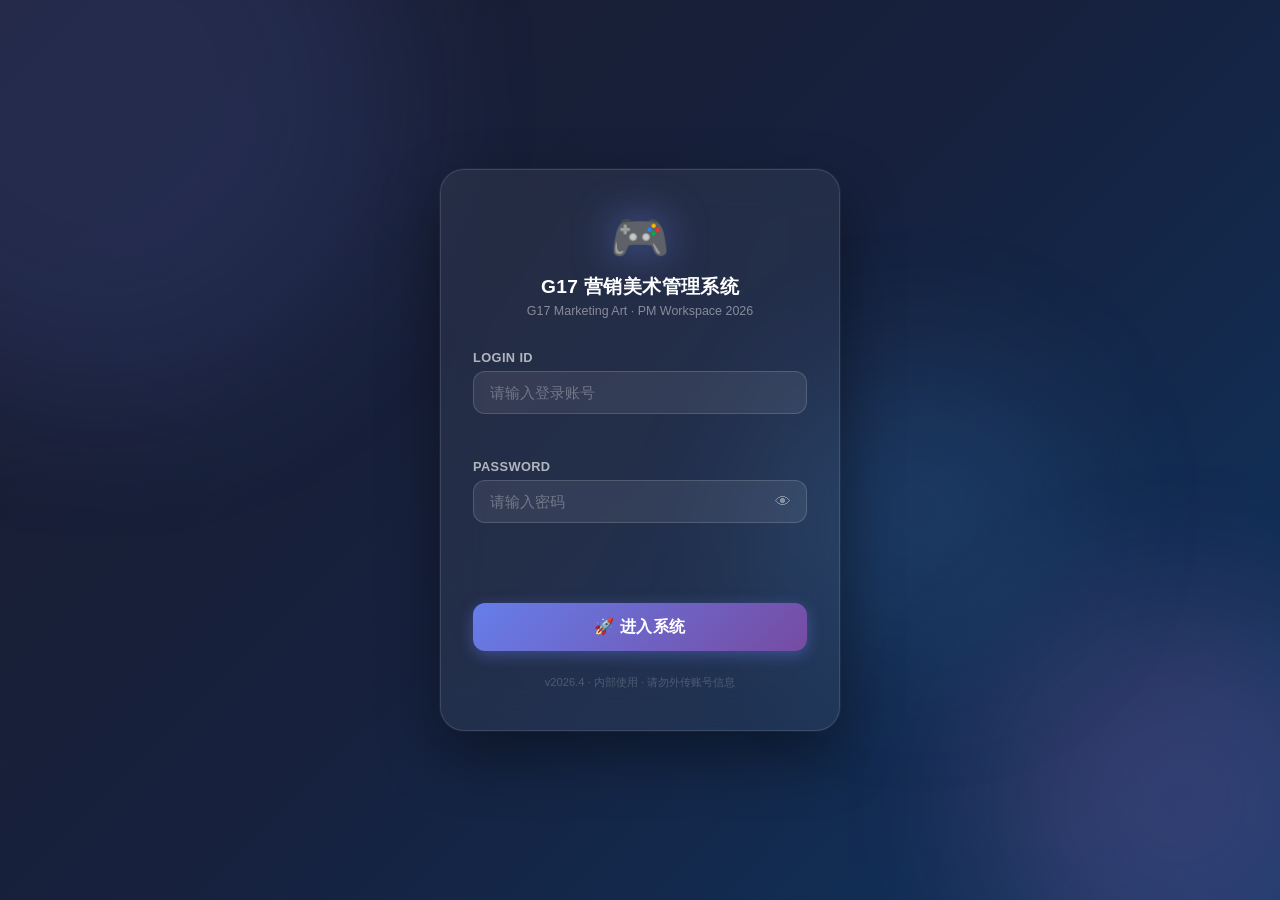
<file: index.html>
<!DOCTYPE html>
<html lang="zh-CN">
<head>
  <meta charset="UTF-8">
  <meta name="viewport" content="width=device-width, initial-scale=1.0">
  <title>数据概览 · 大话西游素材管理系统</title>
  <link rel="stylesheet" href="css/style.css">
  <script src="js/auth.js"></script>
</head>
<body>
<script>Auth.guard();</script>

<header class="header">
  <div class="header-inner">
    <a class="logo" href="index.html">🎮 大话西游素材管理 <span class="year-badge">2026</span></a>
    <div class="header-actions">
      <span id="autoSaveIndicator" style="font-size:0.72rem;color:var(--gray-400);opacity:0.5;transition:opacity 0.5s;white-space:nowrap"></span>
      <button class="header-btn" onclick="AutoSave.openPanel()">🕘 历史版本</button>
      <button class="header-btn" onclick="AutoSave.saveManual()">📌 手动保存</button>
      <span id="autoSyncStatus" style="font-size:0.7rem;white-space:nowrap;color:var(--gray-400)"></span>
      <button class="header-btn" id="autoSyncBtn" onclick="GitHubSync._autoTimer?GitHubSync.stopAutoSync():GitHubSync.startAutoSync()" style="font-size:0.72rem">▶ 自动同步</button>
      <div class="sync-status"><div class="sync-dot" id="syncDot"></div><span id="syncText">加载中...</span></div><span id="lanClientCount" style="font-size:0.68rem;color:#10b981;padding:0 0.25rem"></span>
      <button class="header-btn" onclick="GitHubSync.push()">⬆️ 推送</button>
      <button class="header-btn" onclick="GitHubSync.pull()">⬇️ 拉取</button>
      <button class="header-btn" onclick="GitHubSync.configure()">⚙️ 配置</button>
      <button class="header-btn" onclick="DataManager.exportJSON()">📤 导出</button>
      <button class="header-btn" onclick="document.getElementById('importInput').click()">📥 导入</button>
      <input type="file" id="importInput" accept=".json" style="display:none" onchange="handleImport(this)">
      <button class="header-btn" style="background:rgba(239,68,68,0.12);color:#ef4444;border-color:rgba(239,68,68,0.3)"
        onclick="if(confirm('将清除现有数据，重置为 2026 版本规划数据？')){DataManager.clearAndSeed();DataManager.save();renderCurrentPage();}">
        🔄 重置规划数据
      </button>
      <span id="headerUser" style="font-size:0.75rem;color:var(--gray-500);padding:0 0.25rem"></span>
      <button class="header-btn" style="background:rgba(239,68,68,0.08);color:#ef4444;border-color:rgba(239,68,68,0.25)" onclick="Auth.logout()">🚪 退出</button>
    </div>
  </div>
</header>

<div class="layout">
  <aside class="sidebar">
    <div class="sidebar-nav">
      <span class="sidebar-section-title">主菜单</span>
      <a class="nav-item active" href="index.html"><span class="nav-icon">📊</span> 数据概览</a>
      <a class="nav-item" href="versions.html"><span class="nav-icon">📦</span> 版本管理</a>
      <a class="nav-item" href="materials.html"><span class="nav-icon">🎨</span> 素材管理</a>
      <a class="nav-item" href="kanban.html"><span class="nav-icon">🗂️</span> 看板视图</a>
      <a class="nav-item" href="reports.html"><span class="nav-icon">📈</span> 统计报表</a>
    </div>
  </aside>

  <main class="main">

    <!-- ① 时间窗口控制器 -->
    <div class="period-control-bar">
      <div class="period-left">
        <span class="period-today-badge" id="todayBadge"></span>
        <div class="period-quick-btns">
          <button class="gtb-btn active" id="periodBtnDefault" onclick="setPeriod('default')">默认（前7天后1月）</button>
          <button class="gtb-btn" onclick="setPeriod('2m')">前后2月</button>
          <button class="gtb-btn" onclick="setPeriod('month')">本月</button>
          <button class="gtb-btn" onclick="setPeriod('quarter')">本季度</button>
          <button class="gtb-btn" onclick="setPeriod('year')">全年</button>
        </div>
        <span style="font-size:0.78rem;color:var(--gray-500)">自定义：</span>
        <input type="date" class="form-control" id="pFrom" style="max-width:145px" onchange="renderCurrentPage()">
        <span style="color:var(--gray-400);font-size:0.8rem">至</span>
        <input type="date" class="form-control" id="pTo"   style="max-width:145px" onchange="renderCurrentPage()">
      </div>
      <div>
        <a href="reports.html" class="btn btn-ghost btn-sm">📈 统计报表 →</a>
      </div>
    </div>

    <!-- ② 本期摘要卡片 -->
    <div class="stats-grid" id="periodStats"></div>

    <!-- ③ 本期版本上线时间轴 -->
    <div class="chart-card" style="margin-top:0.75rem">
      <div class="chart-card-head">
        <span class="chart-title" style="margin-bottom:0">📅 本期版本排期甘特图</span>
        <span style="font-size:0.72rem;color:var(--gray-400)">三色段 = 前策期/制作期/执行期 · ♦ = 里程碑节点 · 拖拽 ▐ 调整上线日</span>
      </div>
      <div id="ganttContainer" style="margin-top:0.5rem"></div>
    </div>

    <!-- ④ 两栏：近期里程碑 + 待处理素材 -->
    <div class="two-col-grid" style="margin-top:0.75rem">
      <!-- 近期里程碑 -->
      <div class="chart-card">
        <div class="chart-card-head">
          <span class="chart-title" style="margin-bottom:0">🚩 近期里程碑（14天内）</span>
          <span style="font-size:0.72rem;color:var(--gray-400)" id="milestoneCount"></span>
        </div>
        <div id="milestoneList" style="margin-top:0.75rem"></div>
      </div>
      <!-- 待处理素材 -->
      <div class="chart-card">
        <div class="chart-card-head">
          <span class="chart-title" style="margin-bottom:0">⚠️ 即将到期（7天内）</span>
          <a href="materials.html" style="font-size:0.78rem;color:var(--primary)">查看全部 →</a>
        </div>
        <div id="upcomingList" style="margin-top:0.75rem"></div>
      </div>
    </div>

    <!-- ⑤ 本期版本进度列表 -->
    <div class="chart-card" style="margin-top:0.75rem">
      <div class="chart-card-head">
        <span class="chart-title" style="margin-bottom:0">🚀 本期版本进度</span>
        <a href="versions.html" style="font-size:0.78rem;color:var(--primary)">版本管理 →</a>
      </div>
      <div id="periodVersionList" style="margin-top:0.75rem"></div>
    </div>

  </main>
</div>

<div id="toast-container"></div>

<script src="js/utils.js"></script>
<script src="js/data.js"></script>
<script src="js/autosave.js"></script>
<script src="js/modals.js"></script>
<script src="js/gantt.js"></script>
<script src="js/github-sync.js"></script>
<script src="js/lan-sync.js"></script>
<script>
// ── 时间窗口设置
function setPeriod(mode) {
  const t = new Date();
  let from, to;
  if (mode === 'default') {
    // 今天前7天 ~ 后1个月
    from = new Date(t.getTime() - 7 * 86400000);
    to   = new Date(t.getFullYear(), t.getMonth()+1, t.getDate()); // +1 个月
  } else if (mode === '2m') {
    from = new Date(t.getFullYear(), t.getMonth()-2, 1);
    to   = new Date(t.getFullYear(), t.getMonth()+3, 0);
  } else if (mode === 'month') {
    from = new Date(t.getFullYear(), t.getMonth(), 1);
    to   = new Date(t.getFullYear(), t.getMonth()+1, 0);
  } else if (mode === 'quarter') {
    const q = Math.floor(t.getMonth()/3);
    from = new Date(t.getFullYear(), q*3, 1);
    to   = new Date(t.getFullYear(), q*3+3, 0);
  } else {
    from = new Date(t.getFullYear(), 0, 1);
    to   = new Date(t.getFullYear(), 11, 31);
  }
  document.getElementById('pFrom').value = from.toISOString().slice(0,10);
  document.getElementById('pTo').value   = to.toISOString().slice(0,10);
  // 高亮当前激活按钮
  document.querySelectorAll('.period-quick-btns .gtb-btn').forEach(b => b.classList.remove('active'));
  const modeMap = { default:'periodBtnDefault' };
  if (modeMap[mode]) document.getElementById(modeMap[mode])?.classList.add('active');
  renderCurrentPage();
}

function getPeriod() {
  return {
    from: document.getElementById('pFrom').value,
    to:   document.getElementById('pTo').value
  };
}

function inPeriod(dateStr, from, to) {
  if (!dateStr) return false;
  return dateStr >= from && dateStr <= to;
}

// ── 主渲染
function renderCurrentPage() {
  const { from, to } = getPeriod();

  // 今日标识
  const today = new Date();
  document.getElementById('todayBadge').innerHTML =
    `📅 <strong>今日</strong> ${today.toLocaleDateString('zh-CN',{year:'numeric',month:'2-digit',day:'2-digit'})}
     <span style="color:var(--gray-400);margin-left:0.5rem;font-weight:400">窗口：${from} ~ ${to}</span>`;

  // 本期版本（上线日在时间窗口内，或进行中版本）
  const periodVersions = DataManager.versions.filter(v =>
    inPeriod(v.launchDate, from, to) ||
    (v.status === 'in-progress' && (!v.launchDate || v.launchDate >= from))
  );
  const allMats = DataManager.materials;
  const periodMats = allMats.filter(m => periodVersions.some(v => v.id === m.versionId));

  // ── ② 摘要卡片
  const inProgress   = periodVersions.filter(v => v.status === 'in-progress').length;
  const planning     = periodVersions.filter(v => v.status === 'planning').length;
  const done         = periodVersions.filter(v => v.status === 'done').length;
  const matDone      = periodMats.filter(m => m.status === 'done').length;
  const matReview    = periodMats.filter(m => m.status === 'review').length;
  const matInP       = periodMats.filter(m => m.status === 'in-progress').length;
  const now          = Date.now();
  const overdueCount = periodMats.filter(m => m.dueDate && m.status !== 'done' && new Date(m.dueDate) < now).length;

  document.getElementById('periodStats').innerHTML = `
    <div class="stat-card stat-clickable" onclick="location.href='versions.html'" style="border-left-color:#667eea">
      <div class="stat-label">本期版本</div>
      <div class="stat-value">${periodVersions.length}</div>
      <div class="stat-sub">S:${periodVersions.filter(v=>v.rank==='S').length} A:${periodVersions.filter(v=>v.rank==='A').length} B:${periodVersions.filter(v=>v.rank==='B').length}</div>
    </div>
    <div class="stat-card stat-clickable orange" onclick="location.href='kanban.html?status=in-progress'">
      <div class="stat-label">进行中版本</div>
      <div class="stat-value">${inProgress}</div>
      <div class="stat-sub">计划中 ${planning} · 已完成 ${done}</div>
    </div>
    <div class="stat-card stat-clickable" onclick="location.href='materials.html'" style="border-left-color:#8b5cf6">
      <div class="stat-label">本期素材</div>
      <div class="stat-value">${periodMats.length}</div>
      <div class="stat-sub">完成率 ${periodMats.length?Math.round(matDone/periodMats.length*100):0}%</div>
    </div>
    <div class="stat-card stat-clickable" style="border-left-color:var(--success)" onclick="location.href='materials.html?status=done'">
      <div class="stat-label">已完成素材</div>
      <div class="stat-value">${matDone}</div>
      <div class="stat-sub">→ 素材管理</div>
    </div>
    <div class="stat-card stat-clickable" style="border-left-color:var(--info)" onclick="location.href='kanban.html?status=review'">
      <div class="stat-label">待审核素材</div>
      <div class="stat-value">${matReview}</div>
      <div class="stat-sub">进行中 ${matInP}</div>
    </div>
    <div class="stat-card stat-clickable" style="border-left-color:var(--danger)" onclick="location.href='materials.html'">
      <div class="stat-label">逾期素材</div>
      <div class="stat-value" style="color:${overdueCount>0?'var(--danger)':'inherit'}">${overdueCount}</div>
      <div class="stat-sub">${overdueCount>0?'⚠️ 需要关注':'✅ 无逾期'}</div>
    </div>`;

  // ── ③ 甘特图（同步时间范围，每次重渲染时重置筛选状态）
  const ganttContainer = document.getElementById('ganttContainer');
  ganttContainer.innerHTML = '';
  Gantt.render(ganttContainer, { rangeStart: from, rangeEnd: to, resetFilters: true });

  // ── ④a 近期里程碑（14天内）
  const milestones = [];
  const deadline14 = new Date(now + 14*86400000);
  periodVersions.forEach(v => {
    if (!v.launchDate || !v.rank) return;
    try {
      const s = calcVersionSchedule(v.launchDate, v.rank);
      s.milestones.forEach(m => {
        if (m.date >= today && m.date <= deadline14) {
          milestones.push({ ...m, versionName: v.name, versionId: v.id, versionRank: v.rank });
        }
      });
    } catch(e) {}
  });
  milestones.sort((a,b) => a.date - b.date);
  document.getElementById('milestoneCount').textContent = milestones.length ? `${milestones.length} 个` : '';
  document.getElementById('milestoneList').innerHTML = milestones.length
    ? milestones.map(m => `
      <div class="milestone-row" onclick="Modal.openVersionDetail('${m.versionId}')">
        <div class="ms-diamond-sm" style="background:${m.color}"></div>
        <div class="ms-row-body">
          <div class="ms-name" style="color:${m.color}">${m.icon} ${m.name}</div>
          <div class="ms-version">${m.versionName}</div>
        </div>
        <div class="ms-date">
          <span style="font-weight:700;color:${m.color}">${Gantt._fmtD(m.date)}</span>
          <span class="ms-countdown">${Math.ceil((m.date-now)/86400000)}天后</span>
        </div>
      </div>`).join('')
    : '<div class="empty-state" style="padding:1.5rem 0">🎉 近14天内无里程碑节点</div>';

  // ── ④b 即将到期素材（7天内）
  const deadline7 = new Date(now + 7*86400000);
  const soonMats  = periodMats.filter(m => m.dueDate && m.status !== 'done' && new Date(m.dueDate) >= today && new Date(m.dueDate) <= deadline7)
    .sort((a,b) => new Date(a.dueDate)-new Date(b.dueDate));
  document.getElementById('upcomingList').innerHTML = soonMats.length
    ? soonMats.map(m => {
        const v = DataManager.getVersion(m.versionId);
        const days = Math.ceil((new Date(m.dueDate)-now)/86400000);
        return `<div class="upcoming-row" onclick="Modal.openMaterialDetail('${m.id}')">
          <div>${Utils.typeIcon(m.type)} <span style="font-weight:600">${m.name}</span></div>
          <div style="font-size:0.72rem;color:var(--gray-500)">${v?v.name:'-'} · ${m.assignee||'未分配'}</div>
          <div style="white-space:nowrap">
            <span class="badge ${Utils.statusClass(m.status)}">${Utils.statusLabel(m.status)}</span>
            <span style="margin-left:0.35rem;color:var(--warning);font-size:0.72rem;font-weight:700">${days}天后</span>
          </div>
        </div>`;
      }).join('')
    : '<div class="empty-state" style="padding:1.5rem 0">🎉 7天内无到期素材</div>';

  // ── ⑤ 本期版本进度
  document.getElementById('periodVersionList').innerHTML = periodVersions.length
    ? periodVersions.sort((a,b) => new Date(a.launchDate||'9999')-new Date(b.launchDate||'9999')).map(v => {
        const mats  = DataManager.getMaterialsByVersion(v.id);
        const vDone = mats.filter(m => m.status === 'done').length;
        const rankClr = v.rank==='S' ? '#667eea' : v.rank==='A' ? '#f59e0b' : '#6b7280';
        return `
        <div class="version-progress-row" onclick="Modal.openVersionDetail('${v.id}')">
          <div class="vpr-left">
            <span class="badge rank-${(v.rank||'b').toLowerCase()}" style="font-size:0.65rem;flex-shrink:0">${v.rank||'?'}</span>
            <span class="vpr-name">${v.name}</span>
            <span class="badge ${Utils.statusClass(v.status)}" style="font-size:0.65rem;flex-shrink:0">${Utils.statusLabel(v.status)}</span>
          </div>
          <div class="vpr-right">
            <span style="font-size:0.72rem;color:var(--gray-500)">${vDone}/${mats.length}</span>
            <span style="color:${rankClr};font-weight:700;font-size:0.8rem;min-width:35px;text-align:right">${v.progress||0}%</span>
            <span style="font-size:0.72rem;color:var(--gray-400);min-width:70px;text-align:right">${v.launchDate||'未定'}</span>
          </div>
          <div class="vpr-bar-wrap">
            <div class="progress-bar" style="height:5px;flex:1">
              <div class="progress-fill" style="width:${v.progress||0}%;background:${rankClr}"></div>
            </div>
            <button class="gantt-action-btn" onclick="event.stopPropagation();Gantt.openProgressEditor('${v.id}')" title="编辑进度">📊</button>
          </div>
        </div>`;
      }).join('')
    : '<div class="empty-state" style="padding:1.5rem">本期内无版本数据</div>';
}

function handleImport(input) {
  const file = input.files[0];
  if (!file) return;
  const reader = new FileReader();
  reader.onload = e => {
    try { DataManager.importJSON(e.target.result); Utils.toast('导入成功', 'success'); renderCurrentPage(); }
    catch(_) { Utils.toast('文件格式错误', 'error'); }
  };
  reader.readAsText(file);
  input.value = '';
}

// 初始化
DataManager.init();
// 显示登录用户
const _user = Auth.currentUser();
const _userEl = document.getElementById('headerUser');
if (_userEl && _user) _userEl.textContent = `👤 ${_user}`;
// 启动自动保存
AutoSave.start();
// 设置默认时间窗口：今天前7天 ~ 后1个月
setPeriod('default');
GitHubSync.init();
LanSync.init();
Utils.highlightNav();
</script>
</body>
</html>
</file>
<file: css/style.css>
*{margin:0;padding:0;box-sizing:border-box;}
:root{
  --primary:#667eea;--primary-dark:#5568d3;--secondary:#764ba2;
  --success:#10b981;--danger:#ef4444;--warning:#f59e0b;--info:#3b82f6;
  --gray-50:#f9fafb;--gray-100:#f3f4f6;--gray-200:#e5e7eb;
  --gray-300:#d1d5db;--gray-500:#6b7280;--gray-600:#4b5563;
  --gray-700:#374151;--gray-900:#111827;
}
body{
  font-family:-apple-system,BlinkMacSystemFont,"Segoe UI",Roboto,"PingFang SC","Microsoft YaHei",sans-serif;
  background:var(--gray-50);color:var(--gray-900);min-height:100vh;
}

/* ===== 顶部导航 ===== */
.header{
  background:linear-gradient(135deg,var(--primary) 0%,var(--secondary) 100%);
  color:white;padding:0.875rem 1.5rem;
  position:sticky;top:0;z-index:1000;
  box-shadow:0 2px 8px rgba(0,0,0,0.15);
}
.header-inner{
  max-width:1600px;margin:0 auto;
  display:flex;justify-content:space-between;align-items:center;gap:1rem;
  flex-wrap:wrap;
}
.logo{font-size:1.25rem;font-weight:700;display:flex;align-items:center;gap:0.5rem;text-decoration:none;color:white;}
.year-badge{
  background:rgba(255,255,255,0.2);padding:0.2rem 0.6rem;
  border-radius:1rem;font-size:0.75rem;border:1px solid rgba(255,255,255,0.3);
}
.header-actions{display:flex;align-items:center;gap:0.5rem;flex-wrap:wrap;}
.header-btn{
  background:rgba(255,255,255,0.2);color:white;
  border:1px solid rgba(255,255,255,0.3);padding:0.4rem 0.875rem;
  border-radius:0.5rem;cursor:pointer;font-size:0.8rem;transition:all 0.2s;
}
.header-btn:hover{background:rgba(255,255,255,0.35);}
.sync-status{
  display:flex;align-items:center;gap:0.4rem;
  background:rgba(255,255,255,0.15);padding:0.4rem 0.875rem;
  border-radius:0.5rem;font-size:0.78rem;border:1px solid rgba(255,255,255,0.25);
}
.sync-dot{
  width:7px;height:7px;border-radius:50%;
  background:var(--success);animation:pulse 2s infinite;
}
.sync-dot.syncing{background:var(--warning);}
.sync-dot.error{background:var(--danger);animation:none;}
@keyframes pulse{0%,100%{opacity:1}50%{opacity:0.4}}

/* ===== 侧边导航 ===== */
.layout{display:flex;min-height:calc(100vh - 56px);}
.sidebar{
  width:220px;flex-shrink:0;background:white;
  border-right:1px solid var(--gray-200);padding:1rem 0;
  position:sticky;top:56px;height:calc(100vh - 56px);overflow-y:auto;
}
.sidebar-nav{display:flex;flex-direction:column;gap:0.2rem;padding:0 0.75rem;}
.nav-item{
  display:flex;align-items:center;gap:0.6rem;
  padding:0.6rem 0.875rem;border-radius:0.5rem;
  font-size:0.875rem;color:var(--gray-600);text-decoration:none;
  transition:all 0.2s;cursor:pointer;border:none;background:transparent;
  width:100%;text-align:left;font-family:inherit;
}
.nav-item:hover{background:var(--gray-100);color:var(--primary);}
.nav-item.active{background:var(--primary);color:white;font-weight:600;}
.nav-icon{font-size:1.1rem;width:20px;text-align:center;}
.sidebar-section-title{
  font-size:0.7rem;font-weight:700;color:var(--gray-500);
  text-transform:uppercase;letter-spacing:0.08em;
  padding:0.75rem 0.875rem 0.25rem;
}

/* ===== 主内容 ===== */
.main{flex:1;padding:1.5rem;max-width:100%;overflow-x:hidden;}
.page-header{margin-bottom:1.5rem;}
.page-title{font-size:1.625rem;font-weight:700;color:var(--gray-900);}
.page-desc{font-size:0.875rem;color:var(--gray-500);margin-top:0.25rem;}

/* ===== 工具栏 ===== */
.toolbar{
  background:white;border-radius:0.75rem;padding:0.875rem 1rem;
  margin-bottom:1.25rem;display:flex;flex-wrap:wrap;gap:0.75rem;
  box-shadow:0 1px 3px rgba(0,0,0,0.08);align-items:center;
}
.toolbar-spacer{flex:1;}

/* ===== 按钮 ===== */
.btn{
  background:var(--primary);color:white;border:none;
  padding:0.5rem 1rem;border-radius:0.5rem;cursor:pointer;
  font-size:0.875rem;font-weight:500;transition:all 0.2s;
  display:inline-flex;align-items:center;gap:0.35rem;font-family:inherit;
}
.btn:hover{background:var(--primary-dark);transform:translateY(-1px);}
.btn-success{background:var(--success);}
.btn-success:hover{background:#059669;}
.btn-danger{background:var(--danger);}
.btn-danger:hover{background:#dc2626;}
.btn-ghost{background:transparent;color:var(--gray-600);border:1px solid var(--gray-300);}
.btn-ghost:hover{background:var(--gray-100);transform:none;}
.btn-sm{padding:0.3rem 0.6rem;font-size:0.78rem;}
.btn-icon{
  background:transparent;border:none;cursor:pointer;
  padding:0.3rem;border-radius:0.375rem;font-size:1rem;
  transition:background 0.2s;color:var(--gray-600);
}
.btn-icon:hover{background:var(--gray-100);}
.view-toggle{display:flex;gap:0;background:var(--gray-100);padding:0.2rem;border-radius:0.5rem;}
.view-btn{
  background:transparent;border:none;padding:0.4rem 0.6rem;
  border-radius:0.375rem;cursor:pointer;font-size:0.9rem;transition:all 0.2s;
}
.view-btn.active{background:white;box-shadow:0 1px 2px rgba(0,0,0,0.1);}

/* ===== 表单控件 ===== */
select,.form-control,input[type="text"],input[type="date"],input[type="number"]{
  padding:0.45rem 0.75rem;border:1px solid var(--gray-300);
  border-radius:0.5rem;font-size:0.875rem;background:white;outline:none;
  font-family:inherit;transition:border-color 0.2s;
}
select:focus,.form-control:focus,input[type="text"]:focus,
input[type="date"]:focus,input[type="number"]:focus{
  border-color:var(--primary);box-shadow:0 0 0 2px rgba(102,126,234,0.15);
}
textarea.form-control{min-height:80px;resize:vertical;}

/* ===== 统计卡片 ===== */
.stats-grid{
  display:grid;grid-template-columns:repeat(auto-fit,minmax(160px,1fr));
  gap:1rem;margin-bottom:1.5rem;
}
.stat-card{
  background:white;border-radius:0.75rem;padding:1.25rem;
  box-shadow:0 1px 3px rgba(0,0,0,0.08);cursor:pointer;transition:all 0.25s;
  border-left:4px solid var(--primary);
}
.stat-card:hover{transform:translateY(-3px);box-shadow:0 4px 12px rgba(0,0,0,0.12);}
.stat-card.green{border-left-color:var(--success);}
.stat-card.orange{border-left-color:var(--warning);}
.stat-card.red{border-left-color:var(--danger);}
.stat-label{font-size:0.8rem;color:var(--gray-500);margin-bottom:0.4rem;}
.stat-value{font-size:2rem;font-weight:700;color:var(--gray-900);}
.stat-sub{font-size:0.75rem;color:var(--gray-500);margin-top:0.2rem;}

/* ===== 版本卡片 ===== */
.versions-grid{
  display:grid;grid-template-columns:repeat(auto-fill,minmax(300px,1fr));gap:1rem;
}
.version-card{
  background:white;border-radius:0.75rem;padding:1.25rem;
  box-shadow:0 1px 3px rgba(0,0,0,0.08);cursor:pointer;transition:all 0.25s;
  border-top:3px solid var(--gray-200);
}
.version-card:hover{transform:translateY(-3px);box-shadow:0 6px 16px rgba(0,0,0,0.12);}
.version-card.rank-s{border-top-color:var(--danger);}
.version-card.rank-a{border-top-color:var(--warning);}
.version-card.rank-b{border-top-color:var(--success);}
.version-card-header{display:flex;justify-content:space-between;align-items:flex-start;margin-bottom:0.75rem;}
.version-card-title{font-size:1rem;font-weight:700;color:var(--gray-900);}
.version-card-info{display:flex;flex-direction:column;gap:0.3rem;font-size:0.8rem;color:var(--gray-600);margin-bottom:1rem;}
.version-card-stats{
  display:grid;grid-template-columns:repeat(3,1fr);gap:0.5rem;
  padding-top:0.75rem;border-top:1px solid var(--gray-100);text-align:center;
}
.stat-num{font-size:1.25rem;font-weight:700;color:var(--gray-900);}
.stat-tag{font-size:0.7rem;color:var(--gray-500);margin-top:0.1rem;}
.progress-bar{background:var(--gray-200);border-radius:1rem;height:6px;overflow:hidden;margin-top:0.5rem;}
.progress-fill{height:100%;background:linear-gradient(90deg,var(--primary),var(--secondary));border-radius:1rem;transition:width 0.5s;}

/* ===== 徽章 ===== */
.badge{padding:0.2rem 0.55rem;border-radius:1rem;font-size:0.72rem;font-weight:600;}
.rank-s{background:rgba(239,68,68,0.1);color:var(--danger);}
.rank-a{background:rgba(245,158,11,0.1);color:var(--warning);}
.rank-b{background:rgba(16,185,129,0.1);color:var(--success);}
.status-todo{background:var(--gray-100);color:var(--gray-600);}
.status-in-progress{background:rgba(245,158,11,0.1);color:var(--warning);}
.status-review{background:rgba(59,130,246,0.1);color:var(--info);}
.status-done{background:rgba(16,185,129,0.1);color:var(--success);}
.status-planning{background:rgba(102,126,234,0.1);color:var(--primary);}
.priority-high{background:rgba(239,68,68,0.1);color:var(--danger);}
.priority-medium{background:rgba(245,158,11,0.1);color:var(--warning);}
.priority-low{background:rgba(107,114,128,0.1);color:var(--gray-500);}

/* ===== 素材卡片 ===== */
.materials-grid{
  display:grid;grid-template-columns:repeat(auto-fill,minmax(200px,1fr));gap:1rem;
}
.material-card{
  background:white;border-radius:0.75rem;padding:1rem;
  box-shadow:0 1px 3px rgba(0,0,0,0.08);cursor:pointer;transition:all 0.25s;
  position:relative;
}
.material-card:hover{transform:translateY(-2px);box-shadow:0 4px 12px rgba(0,0,0,0.12);}
.material-thumb{font-size:2.5rem;text-align:center;padding:0.5rem 0;}
.material-name{font-weight:600;font-size:0.875rem;margin-bottom:0.5rem;color:var(--gray-900);}
.material-meta{font-size:0.75rem;color:var(--gray-600);display:flex;flex-direction:column;gap:0.25rem;}

/* ===== 表格 ===== */
.table-wrap{overflow-x:auto;border-radius:0.75rem;box-shadow:0 1px 3px rgba(0,0,0,0.08);}
table{width:100%;border-collapse:collapse;font-size:0.875rem;background:white;}
thead{background:var(--gray-50);}
th{padding:0.75rem 1rem;text-align:left;font-weight:600;color:var(--gray-700);border-bottom:1px solid var(--gray-200);white-space:nowrap;}
td{padding:0.7rem 1rem;border-bottom:1px solid var(--gray-100);}
tr:last-child td{border-bottom:none;}
tbody tr:hover{background:var(--gray-50);}

/* ===== 看板 ===== */
.kanban-board{display:grid;grid-template-columns:repeat(4,1fr);gap:1rem;}
.kanban-col{background:var(--gray-100);border-radius:0.75rem;padding:0.875rem;}
.kanban-col-header{display:flex;justify-content:space-between;align-items:center;font-weight:700;font-size:0.875rem;color:var(--gray-700);margin-bottom:0.75rem;}
.kanban-count{background:white;padding:0.1rem 0.45rem;border-radius:1rem;font-size:0.72rem;}
.kanban-card{background:white;border-radius:0.5rem;padding:0.75rem;margin-bottom:0.5rem;cursor:pointer;box-shadow:0 1px 2px rgba(0,0,0,0.07);transition:all 0.2s;}
.kanban-card:hover{box-shadow:0 3px 8px rgba(0,0,0,0.12);transform:translateY(-1px);}
.kanban-card-title{font-weight:600;font-size:0.825rem;margin-bottom:0.35rem;}
.kanban-card-meta{font-size:0.72rem;color:var(--gray-500);}

/* ===== 模态框 ===== */
.modal-overlay{
  display:none;position:fixed;top:0;left:0;width:100%;height:100%;
  background:rgba(0,0,0,0.5);z-index:2000;
  justify-content:center;align-items:flex-start;padding:1.5rem;overflow-y:auto;
}
.modal-overlay.active{display:flex;animation:fadeIn 0.2s;}
@keyframes fadeIn{from{opacity:0}to{opacity:1}}
.modal-box{
  background:white;border-radius:1rem;width:100%;max-width:820px;
  max-height:90vh;overflow-y:auto;box-shadow:0 20px 40px rgba(0,0,0,0.2);
  margin-top:1rem;animation:slideUp 0.25s;
}
.modal-box.wide{max-width:1100px;}
@keyframes slideUp{from{transform:translateY(20px);opacity:0}to{transform:translateY(0);opacity:1}}
.modal-head{
  padding:1.25rem 1.5rem;border-bottom:1px solid var(--gray-200);
  display:flex;justify-content:space-between;align-items:center;
  position:sticky;top:0;background:white;border-radius:1rem 1rem 0 0;z-index:1;
}
.modal-head h2{font-size:1.25rem;font-weight:700;}
.modal-close{
  background:var(--gray-100);border:none;width:30px;height:30px;
  border-radius:50%;cursor:pointer;font-size:1.1rem;
  color:var(--gray-600);transition:all 0.2s;
  display:flex;align-items:center;justify-content:center;
}
.modal-close:hover{background:var(--gray-200);}
.modal-body{padding:1.5rem;}
.modal-foot{padding:1rem 1.5rem;border-top:1px solid var(--gray-200);display:flex;gap:0.75rem;justify-content:flex-end;}

/* ===== 标签页 ===== */
.tabs{display:flex;border-bottom:2px solid var(--gray-200);margin-bottom:1.25rem;}
.tab-btn{
  background:transparent;border:none;padding:0.6rem 1.25rem;
  cursor:pointer;font-size:0.875rem;font-weight:500;color:var(--gray-600);
  border-bottom:2px solid transparent;margin-bottom:-2px;transition:all 0.2s;
}
.tab-btn:hover{color:var(--primary);}
.tab-btn.active{color:var(--primary);border-bottom-color:var(--primary);}
.tab-pane{display:none;}
.tab-pane.active{display:block;}

/* ===== 表单 ===== */
.form-group{margin-bottom:1rem;}
.form-row{display:grid;grid-template-columns:1fr 1fr;gap:1rem;}
.form-label{display:block;font-size:0.825rem;font-weight:600;color:var(--gray-700);margin-bottom:0.35rem;}
.form-control{width:100%;}

/* ===== 时间线 ===== */
.timeline{position:relative;padding-left:2rem;}
.timeline::before{content:"";position:absolute;left:0.55rem;top:0;bottom:0;width:2px;background:var(--gray-200);}
.tl-item{position:relative;margin-bottom:1.25rem;}
.tl-dot{
  position:absolute;left:-1.6rem;top:0.25rem;width:12px;height:12px;
  border-radius:50%;background:var(--primary);border:2px solid white;
  box-shadow:0 0 0 2px var(--primary);
}
.tl-dot.done{background:var(--success);box-shadow:0 0 0 2px var(--success);}
.tl-dot.review{background:var(--info);box-shadow:0 0 0 2px var(--info);}
.tl-content{background:white;border:1px solid var(--gray-200);border-radius:0.5rem;padding:0.75rem;}
.tl-time{font-size:0.72rem;color:var(--gray-500);margin-bottom:0.2rem;}
.tl-title{font-weight:600;font-size:0.875rem;}
.tl-text{font-size:0.8rem;color:var(--gray-600);margin-top:0.2rem;}

/* ── 可编辑时间线（进度编辑标签） */
.tl-editor-wrap { padding: 0.25rem 0; }
.tl-editor-toolbar { display:flex;align-items:center;padding:0.5rem 0 0.75rem;border-bottom:1px solid var(--gray-100);margin-bottom:0.75rem; }
.tl-editable { padding-left: 1.5rem; }
.tl-ed-item { display:flex;gap:0.75rem;margin-bottom:0.85rem;position:relative; }
.tl-ed-dot { width:12px;height:12px;border-radius:50%;flex-shrink:0;margin-top:0.35rem;border:2px solid white;box-shadow:0 0 0 2px currentColor;position:relative;z-index:2; }
.tl-ed-line { position:absolute;left:5px;top:24px;bottom:-14px;width:2px;background:var(--gray-200);z-index:1; }
.tl-ed-item:last-child .tl-ed-line { display:none; }
.tl-ed-body { flex:1;background:white;border:1px solid var(--gray-200);border-radius:0.5rem;padding:0.6rem 0.75rem;transition:border-color 0.15s; }
.tl-ed-body:hover { border-color:var(--primary-light); }
.tl-ed-head { display:flex;align-items:center;gap:0.5rem;flex-wrap:wrap;margin-bottom:0.3rem; }
.tl-ed-type { font-size:0.65rem;font-weight:700;padding:0.1rem 0.4rem;border-radius:0.25rem;white-space:nowrap; }
.tl-ed-time { font-size:0.7rem;color:var(--gray-500); }
.tl-ed-actions { display:flex;gap:0.2rem; }
.tl-ed-title { font-weight:600;font-size:0.825rem;color:var(--gray-800); }
.tl-ed-text { font-size:0.775rem;color:var(--gray-600);margin-top:0.2rem; }

/* ── Toggle Switch ── */
.toggle-switch { position:relative;display:inline-flex;align-items:center;cursor:pointer;flex-shrink:0; }
.toggle-switch input { opacity:0;width:0;height:0;position:absolute; }
.toggle-slider { width:40px;height:22px;background:#d1d5db;border-radius:11px;transition:background 0.2s;position:relative;flex-shrink:0; }
.toggle-slider::after { content:'';position:absolute;top:3px;left:3px;width:16px;height:16px;background:white;border-radius:50%;transition:transform 0.2s;box-shadow:0 1px 3px rgba(0,0,0,0.2); }
.toggle-switch input:checked + .toggle-slider { background:var(--primary); }
.toggle-switch input:checked + .toggle-slider::after { transform:translateX(18px); }

/* ===== 详情 ===== */
.detail-grid{display:grid;grid-template-columns:repeat(auto-fit,minmax(240px,1fr));gap:1rem;margin-bottom:1rem;}
.detail-card{background:var(--gray-50);border-radius:0.75rem;padding:1rem;}
.detail-card h3{font-size:0.875rem;font-weight:700;color:var(--gray-700);margin-bottom:0.75rem;}
.dl-grid{display:grid;grid-template-columns:auto 1fr;gap:0.35rem 1rem;font-size:0.825rem;}
.dl-grid dt{color:var(--gray-500);font-weight:500;white-space:nowrap;}
.dl-grid dd{color:var(--gray-900);}

/* ===== 文件上传 ===== */
.upload-area{
  border:2px dashed var(--gray-300);border-radius:0.75rem;
  padding:2rem;text-align:center;cursor:pointer;transition:all 0.2s;
}
.upload-area:hover,.upload-area.dragover{border-color:var(--primary);background:rgba(102,126,234,0.04);}
.file-list{margin-top:0.75rem;display:flex;flex-direction:column;gap:0.5rem;}
.file-item{display:flex;align-items:center;gap:0.75rem;padding:0.6rem;background:var(--gray-50);border-radius:0.5rem;}
.file-name{flex:1;font-size:0.825rem;font-weight:500;}
.file-size{font-size:0.72rem;color:var(--gray-500);}

/* ===== 评论 ===== */
.comment-item{display:flex;gap:0.75rem;margin-bottom:0.75rem;}
.avatar{width:30px;height:30px;border-radius:50%;background:var(--primary);color:white;display:flex;align-items:center;justify-content:center;font-weight:700;font-size:0.75rem;flex-shrink:0;}
.comment-body .meta{display:flex;gap:0.75rem;margin-bottom:0.2rem;font-size:0.75rem;}
.comment-body .author{font-weight:600;}
.comment-body .time{color:var(--gray-500);}
.comment-body .text{font-size:0.825rem;color:var(--gray-700);}
.comment-input-row{display:flex;gap:0.75rem;margin-top:1rem;align-items:flex-end;}
.comment-input-row textarea{flex:1;min-height:68px;}

/* ===== 图表 ===== */
.chart-card{background:white;border-radius:0.75rem;padding:1.25rem;box-shadow:0 1px 3px rgba(0,0,0,0.08);margin-bottom:1rem;}
.chart-title{font-weight:700;font-size:0.9rem;color:var(--gray-800);margin-bottom:1rem;}
.bar-list{display:flex;flex-direction:column;gap:0.6rem;}
.bar-row{display:flex;align-items:center;gap:0.75rem;}
.bar-label{width:64px;font-size:0.78rem;color:var(--gray-600);text-align:right;flex-shrink:0;}
.bar-track{flex:1;height:18px;background:var(--gray-100);border-radius:9px;overflow:hidden;}
.bar-fill{height:100%;border-radius:9px;transition:width 0.6s;}
.bar-fill.s{background:var(--danger);}
.bar-fill.a{background:var(--warning);}
.bar-fill.b{background:var(--success);}
.bar-fill.todo{background:var(--gray-400);}
.bar-fill.progress{background:var(--warning);}
.bar-fill.review{background:var(--info);}
.bar-fill.done{background:var(--success);}
.bar-num{width:28px;font-size:0.78rem;font-weight:700;text-align:left;}

/* ===== 团队 ===== */
.team-grid{display:grid;grid-template-columns:repeat(auto-fill,minmax(200px,1fr));gap:1rem;}
.member-card{background:white;border-radius:0.75rem;padding:1.25rem;box-shadow:0 1px 3px rgba(0,0,0,0.08);text-align:center;}
.member-avatar{width:52px;height:52px;border-radius:50%;background:linear-gradient(135deg,var(--primary),var(--secondary));color:white;display:flex;align-items:center;justify-content:center;font-size:1.375rem;font-weight:700;margin:0 auto 0.75rem;}
.member-name{font-weight:700;font-size:0.9rem;}
.member-stats{display:flex;justify-content:space-around;margin-top:0.75rem;}
.ms-val{font-size:1.1rem;font-weight:700;color:var(--gray-900);}
.ms-lbl{font-size:0.68rem;color:var(--gray-500);}

/* ===== 批量操作栏 ===== */
.batch-bar{
  display:none;position:fixed;bottom:1.5rem;left:50%;transform:translateX(-50%);
  background:var(--gray-900);color:white;padding:0.75rem 1.5rem;
  border-radius:2rem;box-shadow:0 8px 24px rgba(0,0,0,0.3);
  align-items:center;gap:1rem;z-index:1500;white-space:nowrap;
}
.batch-bar.active{display:flex;animation:slideUp 0.3s;}
.batch-bar .btn{background:white;color:var(--gray-900);}
.batch-bar .btn-danger{background:var(--danger);color:white;}

/* ===== Toast ===== */
#toast-container{position:fixed;top:1.5rem;right:1.5rem;z-index:9999;display:flex;flex-direction:column;gap:0.5rem;}
.toast{
  background:var(--gray-900);color:white;padding:0.75rem 1.25rem;
  border-radius:0.5rem;font-size:0.875rem;box-shadow:0 4px 12px rgba(0,0,0,0.2);
  min-width:220px;animation:toastIn 0.3s;
}
.toast.success{background:var(--success);}
.toast.error{background:var(--danger);}
.toast.warning{background:var(--warning);}
@keyframes toastIn{from{transform:translateX(80px);opacity:0}to{transform:translateX(0);opacity:1}}

/* ===== 空状态 ===== */
.empty-state{text-align:center;padding:3rem;color:var(--gray-500);}
.empty-icon{font-size:3rem;margin-bottom:1rem;}

/* ===== 甘特图 ===== */
.gantt-wrap { overflow-x: auto; border-radius: 0.75rem; background: white; box-shadow: 0 1px 3px rgba(0,0,0,0.08); }
.gantt-table { border-collapse: collapse; min-width: 900px; width: 100%; font-size: 0.8rem; }
.gantt-table th, .gantt-table td { border: 1px solid var(--gray-100); }
.gantt-sidebar { width: 200px; min-width: 200px; max-width: 200px; }
.gantt-head-row th { background: var(--gray-50); padding: 0.5rem 0.75rem; font-weight: 600; color: var(--gray-600); text-align: center; white-space: nowrap; }
.gantt-head-row .gantt-sidebar { text-align: left; }
.gantt-month-label { padding: 0.4rem 0.25rem !important; text-align: center; font-size: 0.72rem; color: var(--gray-500); }
.gantt-month-label.today-month { background: rgba(102,126,234,0.08); color: var(--primary); font-weight: 700; }
.gantt-row td { padding: 0; height: 44px; }
.gantt-row:hover td { background: var(--gray-50); }
.gantt-label { padding: 0.5rem 0.75rem; vertical-align: middle; cursor: pointer; }
.gantt-label:hover { color: var(--primary); }
.gantt-label-name { font-weight: 600; font-size: 0.8rem; white-space: nowrap; overflow: hidden; text-overflow: ellipsis; max-width: 180px; }
.gantt-label-meta { font-size: 0.7rem; color: var(--gray-500); margin-top: 0.15rem; }
.gantt-cell { position: relative; padding: 0; }
.gantt-bar-wrap { position: absolute; top: 50%; transform: translateY(-50%); height: 22px; border-radius: 4px; overflow: hidden; box-shadow: 0 1px 3px rgba(0,0,0,0.15); cursor: pointer; transition: filter 0.2s; min-width: 4px; }
.gantt-bar-wrap:hover { filter: brightness(1.1); }
.gantt-bar-bg { position: absolute; top: 0; left: 0; right: 0; bottom: 0; border-radius: 4px; }
.gantt-bar-fill { position: absolute; top: 0; left: 0; bottom: 0; background: rgba(255,255,255,0.3); border-radius: 4px 0 0 4px; transition: width 0.4s; }
.gantt-bar-label { position: absolute; top: 50%; transform: translateY(-50%); left: 6px; right: 6px; font-size: 0.68rem; font-weight: 600; color: white; white-space: nowrap; overflow: hidden; text-overflow: ellipsis; pointer-events: none; }
.gantt-bar-handle { position: absolute; right: 0; top: 0; bottom: 0; width: 8px; cursor: ew-resize; background: rgba(0,0,0,0.2); border-radius: 0 4px 4px 0; opacity: 0; transition: opacity 0.2s; }
.gantt-bar-wrap:hover .gantt-bar-handle { opacity: 1; }
.gantt-today-line { position: absolute; top: 0; bottom: 0; width: 2px; background: var(--danger); opacity: 0.6; pointer-events: none; z-index: 5; }
.gantt-today-line::before { content: '今'; position: absolute; top: -18px; left: 50%; transform: translateX(-50%); font-size: 0.65rem; color: var(--danger); font-weight: 700; white-space: nowrap; }
.rank-s-bar { background: linear-gradient(90deg, #ef4444, #f87171); }
.rank-a-bar { background: linear-gradient(90deg, #f59e0b, #fbbf24); }
.rank-b-bar { background: linear-gradient(90deg, #10b981, #34d399); }
.gantt-empty { padding: 3rem; text-align: center; color: var(--gray-400); font-size: 0.875rem; }

/* ===== 星级预设 ===== */
.star-selector { display: flex; gap: 0.75rem; margin-bottom: 1rem; }
.star-btn {
  flex: 1; padding: 0.75rem 0.5rem; border: 2px solid var(--gray-200); border-radius: 0.75rem;
  cursor: pointer; text-align: center; background: white; transition: all 0.2s; font-family: inherit;
}
.star-btn:hover { border-color: var(--primary); background: rgba(102,126,234,0.04); }
.star-btn.active { border-color: var(--primary); background: rgba(102,126,234,0.08); }
.star-btn-icon { font-size: 1.25rem; margin-bottom: 0.25rem; }
.star-btn-label { font-size: 0.72rem; font-weight: 600; color: var(--gray-700); }
.star-btn-desc { font-size: 0.65rem; color: var(--gray-500); margin-top: 0.1rem; }
.preset-list { border: 1px solid var(--gray-200); border-radius: 0.5rem; overflow: hidden; max-height: 420px; overflow-y: auto; }
.preset-item { display: grid; grid-template-columns: auto 1fr auto auto auto; gap: 0.5rem; align-items: center; padding: 0.6rem 0.75rem; border-bottom: 1px solid var(--gray-100); background: white; transition: background 0.15s; }
.preset-item:last-child { border-bottom: none; }
.preset-item:hover { background: var(--gray-50); }
.preset-drag { cursor: grab; color: var(--gray-400); font-size: 0.9rem; }
.preset-name { font-size: 0.825rem; font-weight: 500; }
.preset-type-badge { font-size: 0.68rem; padding: 0.15rem 0.4rem; border-radius: 0.25rem; background: var(--gray-100); color: var(--gray-600); white-space: nowrap; }
.preset-brief-toggle { background: transparent; border: none; cursor: pointer; font-size: 0.75rem; color: var(--primary); white-space: nowrap; padding: 0.2rem 0.4rem; border-radius: 0.25rem; }
.preset-brief-toggle:hover { background: rgba(102,126,234,0.1); }
.preset-brief-row { grid-column: 1/-1; display: none; padding: 0 0 0.5rem 1.5rem; }
.preset-brief-row.open { display: block; }
.preset-brief-input { width: 100%; padding: 0.4rem 0.6rem; font-size: 0.78rem; border: 1px solid var(--gray-300); border-radius: 0.375rem; resize: vertical; min-height: 54px; font-family: inherit; }
.preset-brief-input:focus { outline: none; border-color: var(--primary); box-shadow: 0 0 0 2px rgba(102,126,234,0.15); }
.preset-add-btn { background: transparent; border: 1px dashed var(--gray-300); border-radius: 0.5rem; padding: 0.5rem; cursor: pointer; text-align: center; font-size: 0.78rem; color: var(--gray-500); width: 100%; transition: all 0.2s; margin-top: 0.5rem; }
.preset-add-btn:hover { border-color: var(--primary); color: var(--primary); }
.preset-del { background: transparent; border: none; cursor: pointer; color: var(--gray-400); font-size: 0.875rem; padding: 0.2rem; border-radius: 0.25rem; }
.preset-del:hover { color: var(--danger); background: rgba(239,68,68,0.08); }

/* ── 预设卡片视图 ── */
.preset-card-grid { display: grid; grid-template-columns: repeat(auto-fill, minmax(200px, 1fr)); gap: 0.75rem; padding: 0.25rem 0; }
.preset-card { background: white; border: 1px solid var(--gray-200); border-radius: 0.75rem; padding: 0.75rem; display: flex; flex-direction: column; gap: 0.5rem; transition: box-shadow 0.15s, border-color 0.15s; }
.preset-card:hover { border-color: var(--primary-light); box-shadow: 0 2px 10px rgba(102,126,234,0.1); }
.preset-card-head { display: flex; align-items: center; gap: 0.4rem; }
.preset-card-type { font-size: 0.65rem; font-weight: 700; padding: 0.15rem 0.4rem; border-radius: 0.25rem; }
.preset-card-priority { font-size: 0.68rem; font-weight: 700; }
.preset-card-name input { width: 100%; }
.preset-card-footer { display: flex; align-items: center; gap: 0.35rem; }
.preset-card .preset-brief-row { padding: 0; }

/* ── 素材排期甘特图 (mat-gantt) ── */
.mg-wrap-outer { display: flex; flex-direction: column; gap: 0; }
.mat-gantt-wrap { font-size: 0.8rem; overflow-x: auto; }
.mg-filterbar { display: flex; align-items: center; gap: 0.4rem; flex-wrap: wrap; padding: 0.5rem 0 0.75rem; border-bottom: 1px solid var(--gray-100); margin-bottom: 0.25rem; }
.mg-flt-btn { font-size: 0.72rem; padding: 0.2rem 0.6rem; border: 1px solid var(--gray-200); border-radius: 1rem; background: white; color: var(--gray-600); cursor: pointer; transition: all 0.15s; }
.mg-flt-btn:hover { border-color: var(--primary-light); color: var(--primary); }
.mg-flt-btn.active { background: var(--primary); color: white; border-color: var(--primary); }
.mg-header { display: flex; margin-bottom: 0; border-bottom: 2px solid var(--gray-200); }
.mg-sidebar-ph { width: 260px; min-width: 260px; flex-shrink: 0; }
.mg-timeline-header { flex: 1; position: relative; overflow: hidden; min-height: 28px; }
.mg-tick { position: absolute; top: 0; transform: translateX(-50%); }
.mg-tick-line { width: 1px; height: 6px; background: var(--gray-300); margin: 0 auto; }
.mg-tick-label { font-size: 0.62rem; color: var(--gray-400); white-space: nowrap; }
.mg-tick.mg-weekend .mg-tick-label { color: #ef4444; }
.mg-group-header { padding: 0.35rem 0.5rem; background: var(--gray-50); border-bottom: 1px solid var(--gray-100); display: flex; align-items: center; gap: 0.4rem; }
.mg-row { display: flex; align-items: center; border-bottom: 1px solid var(--gray-100); min-height: 38px; transition: background 0.12s; }
.mg-row:hover { background: var(--gray-50); }
.mg-row-label { width: 180px; min-width: 180px; padding: 0.3rem 0.5rem; display: flex; align-items: center; gap: 0.35rem; overflow: hidden; }
.mg-row-actions { width: 80px; min-width: 80px; display: flex; align-items: center; gap: 0.2rem; padding: 0 0.25rem; flex-shrink: 0; }
.mg-due-input { font-size: 0.65rem; border: 1px solid var(--gray-200); border-radius: 0.25rem; padding: 0.15rem 0.2rem; width: 58px; color: var(--gray-700); background: white; cursor: pointer; }
.mg-due-input:hover, .mg-due-input:focus { border-color: var(--primary-light); outline: none; }
.mg-act-btn { font-size: 0.75rem; background: none; border: none; cursor: pointer; padding: 0.1rem; opacity: 0.5; transition: opacity 0.15s; }
.mg-act-btn:hover { opacity: 1; }
.mg-status-dot { width: 7px; height: 7px; border-radius: 50%; flex-shrink: 0; }
.mg-row-name { font-size: 0.78rem; white-space: nowrap; overflow: hidden; text-overflow: ellipsis; color: var(--gray-800); }
.mg-row-name.mg-overdue { color: #ef4444; font-weight: 600; }
.mg-assignee { font-size: 0.65rem; color: var(--gray-500); background: var(--gray-100); padding: 0.05rem 0.3rem; border-radius: 0.2rem; white-space: nowrap; flex-shrink: 0; }
.mg-bar-area { flex: 1; position: relative; height: 38px; overflow: hidden; }
.mg-phase-bg { position: absolute; top: 0; height: 100%; pointer-events: none; display: flex; align-items: flex-end; padding-bottom: 2px; }
.mg-phase-label-bg { font-size: 0.6rem; padding: 0 3px; white-space: nowrap; overflow: hidden; }
.mg-ms-line { position: absolute; top: 0; height: 100%; border-left: 1.5px dashed; pointer-events: none; z-index: 3; }
.mg-ms-label-top { position: absolute; top: 2px; left: 3px; font-size: 0.6rem; white-space: nowrap; }
.mg-today-line { position: absolute; top: 0; height: 100%; border-left: 2px solid #ef444488; z-index: 4; pointer-events: none; }
.mg-bar { position: absolute; top: 50%; transform: translateY(-50%); height: 12px; border-radius: 6px; z-index: 2; transition: opacity 0.15s; }
.mg-row:hover .mg-bar { opacity: 0.9; }
.mg-dot { position: absolute; top: 50%; transform: translate(-50%, -50%); width: 10px; height: 10px; border-radius: 50%; border: 2px solid white; z-index: 5; box-shadow: 0 1px 3px rgba(0,0,0,0.15); }
.mg-legend { display: flex; flex-wrap: wrap; gap: 0.75rem; padding: 0.5rem 0.5rem 0; font-size: 0.7rem; color: var(--gray-500); border-top: 1px solid var(--gray-100); margin-top: 0.25rem; }
.mg-legend-item { display: flex; align-items: center; gap: 0.3rem; }
.mg-empty-sched { }

/* ===== 图片预览 ===== */
.img-preview-grid { display: grid; grid-template-columns: repeat(auto-fill, minmax(120px, 1fr)); gap: 0.75rem; margin-top: 0.75rem; }
.img-preview-card { position: relative; border-radius: 0.5rem; overflow: hidden; aspect-ratio: 1; background: var(--gray-100); cursor: pointer; }
.img-preview-card img { width: 100%; height: 100%; object-fit: cover; display: block; transition: transform 0.2s; }
.img-preview-card:hover img { transform: scale(1.05); }
.img-preview-overlay { position: absolute; inset: 0; background: rgba(0,0,0,0); display: flex; align-items: center; justify-content: center; gap: 0.5rem; transition: background 0.2s; }
.img-preview-card:hover .img-preview-overlay { background: rgba(0,0,0,0.45); }
.img-overlay-btn { opacity: 0; transform: scale(0.8); transition: all 0.2s; background: white; border: none; border-radius: 50%; width: 30px; height: 30px; cursor: pointer; display: flex; align-items: center; justify-content: center; font-size: 0.875rem; }
.img-preview-card:hover .img-overlay-btn { opacity: 1; transform: scale(1); }
/* 大图灯箱 */
.lightbox { display: none; position: fixed; inset: 0; background: rgba(0,0,0,0.92); z-index: 9000; align-items: center; justify-content: center; cursor: zoom-out; }
.lightbox.active { display: flex; animation: fadeIn 0.2s; }
.lightbox img { max-width: 92vw; max-height: 88vh; object-fit: contain; border-radius: 0.5rem; box-shadow: 0 20px 60px rgba(0,0,0,0.5); cursor: default; }
.lightbox-close { position: absolute; top: 1rem; right: 1.5rem; color: white; font-size: 2rem; cursor: pointer; opacity: 0.7; transition: opacity 0.2s; background: none; border: none; }
.lightbox-close:hover { opacity: 1; }

/* ===== 进度编辑弹窗 ===== */
.progress-editor { display: flex; align-items: center; gap: 0.75rem; margin-top: 0.5rem; }
.progress-slider { flex: 1; height: 8px; appearance: none; background: var(--gray-200); border-radius: 4px; outline: none; cursor: pointer; }
.progress-slider::-webkit-slider-thumb { appearance: none; width: 18px; height: 18px; border-radius: 50%; background: var(--primary); cursor: pointer; box-shadow: 0 1px 4px rgba(0,0,0,0.2); }
.progress-num-input { width: 60px; text-align: center; }

/* ===== 版本表单新样式 ===== */
.form-section { margin-bottom: 1.25rem; }
.form-section-title { font-size: 0.8rem; font-weight: 700; color: var(--gray-500); text-transform: uppercase; letter-spacing: 0.06em; margin-bottom: 0.75rem; padding-bottom: 0.4rem; border-bottom: 1px solid var(--gray-100); }
.version-form-tabs { display: flex; border-bottom: 2px solid var(--gray-200); margin-bottom: 1.25rem; }
.vf-tab-btn { background: transparent; border: none; padding: 0.6rem 1.25rem; cursor: pointer; font-size: 0.875rem; font-weight: 500; color: var(--gray-600); border-bottom: 2px solid transparent; margin-bottom: -2px; transition: all 0.2s; font-family: inherit; }
.vf-tab-btn:hover { color: var(--primary); }
.vf-tab-btn.active { color: var(--primary); border-bottom-color: var(--primary); }
.vf-pane { display: none; }
.vf-pane.active { display: block; }

/* ===== 统计卡片可点击态 ===== */
.stat-clickable { cursor: pointer; transition: all 0.2s; }
.stat-clickable:hover { transform: translateY(-2px); box-shadow: 0 4px 16px rgba(102,126,234,0.18); border-color: var(--primary) !important; }
.stat-clickable:hover .stat-sub { color: var(--primary); }

/* ===== 甘特图工具栏 ===== */
.gantt-toolbar { padding: 0.75rem 0; border-bottom: 1px solid var(--gray-100); margin-bottom: 0.5rem; }
.gantt-toolbar-row { display: flex; align-items: center; gap: 0.75rem; flex-wrap: wrap; }
.gtb-group { display: flex; align-items: center; gap: 0.4rem; flex-wrap: nowrap; }
.gtb-label { font-size: 0.72rem; font-weight: 600; color: var(--gray-500); white-space: nowrap; }
.gtb-btns { display: flex; gap: 0.2rem; }
.gtb-btn { background: var(--gray-100); border: 1px solid var(--gray-200); color: var(--gray-600); padding: 0.3rem 0.7rem; border-radius: 0.375rem; font-size: 0.75rem; cursor: pointer; transition: all 0.15s; white-space: nowrap; }
.gtb-btn:hover { background: var(--gray-200); }
.gtb-btn.active { background: var(--primary); color: white; border-color: var(--primary); }
.gtb-input { font-size: 0.78rem !important; padding: 0.3rem 0.5rem !important; max-width: 160px; }
.gantt-group-row td { background: var(--gray-50); }
.gantt-group-row .gantt-label-name { font-size: 0.78rem; color: var(--gray-600); font-weight: 700; }
.gantt-row-actions { position: absolute; right: 4px; top: 50%; transform: translateY(-50%); display: none; gap: 0.2rem; z-index: 10; }
.gantt-row:hover .gantt-row-actions { display: flex; }
.gantt-action-btn { background: white; border: 1px solid var(--gray-200); border-radius: 0.3rem; padding: 0.15rem 0.35rem; font-size: 0.72rem; cursor: pointer; transition: all 0.15s; }
.gantt-action-btn:hover { background: var(--gray-100); }
.gantt-action-btn.danger:hover { background: #fee2e2; border-color: var(--danger); color: var(--danger); }

/* ===== 看板列（大幅优化） ===== */
.kanban-board { display: grid; grid-template-columns: repeat(4, 1fr); gap: 1rem; align-items: start; min-height: 400px; }
@media (max-width: 1200px) { .kanban-board { grid-template-columns: repeat(2, 1fr); } }
@media (max-width: 720px) { .kanban-board { grid-template-columns: 1fr; } }
.kanban-col { background: var(--gray-50); border-radius: 0.75rem; overflow: hidden; border: 1px solid var(--gray-200); display: flex; flex-direction: column; }
.kanban-col-header { background: white; padding: 0.75rem 1rem; display: flex; justify-content: space-between; align-items: center; border-bottom: 1px solid var(--gray-100); }
.kanban-col-title { display: flex; align-items: center; gap: 0.4rem; font-weight: 700; font-size: 0.875rem; color: var(--gray-700); }
.kanban-col-dot { width: 8px; height: 8px; border-radius: 50%; flex-shrink: 0; }
.kanban-count { background: var(--gray-200); color: var(--gray-600); font-size: 0.72rem; font-weight: 700; padding: 0.15rem 0.5rem; border-radius: 1rem; min-width: 24px; text-align: center; }
.kanban-add-btn { width: 22px; height: 22px; border-radius: 50%; background: transparent; border: 1.5px dashed var(--gray-300); color: var(--gray-400); font-size: 1rem; cursor: pointer; display: flex; align-items: center; justify-content: center; transition: all 0.15s; line-height: 1; }
.kanban-add-btn:hover { border-color: var(--primary); color: var(--primary); background: rgba(102,126,234,0.08); }
.kanban-col-body { padding: 0.5rem; display: flex; flex-direction: column; gap: 0.5rem; min-height: 80px; }
.kanban-empty-col { display: flex; flex-direction: column; align-items: center; gap: 0.3rem; padding: 2rem 1rem; color: var(--gray-400); font-size: 0.78rem; text-align: center; }

/* 看板卡片 */
.kanban-card { background: white; border-radius: 0.625rem; border: 1px solid var(--gray-200); overflow: hidden; cursor: pointer; transition: all 0.2s; position: relative; }
.kanban-card:hover { border-color: var(--primary); box-shadow: 0 4px 16px rgba(102,126,234,0.12); transform: translateY(-1px); }
.kanban-card-overdue { border-left: 3px solid var(--danger); }
.kanban-card-compact { padding: 0.4rem 0.6rem; display: flex; justify-content: space-between; align-items: center; gap: 0.4rem; }
.kanban-thumb-wrap { position: relative; overflow: hidden; height: 130px; background: var(--gray-100); cursor: zoom-in; }
.kanban-thumb { width: 100%; height: 100%; object-fit: cover; display: block; transition: transform 0.3s; }
.kanban-card:hover .kanban-thumb { transform: scale(1.04); }
.kanban-thumb-count { position: absolute; bottom: 6px; right: 6px; background: rgba(0,0,0,0.6); color: white; font-size: 0.68rem; padding: 0.15rem 0.4rem; border-radius: 0.375rem; }
.kanban-thumb-overlay { position: absolute; inset: 0; background: rgba(0,0,0,0); display: flex; align-items: center; justify-content: center; color: white; font-size: 0.78rem; font-weight: 600; transition: background 0.2s; opacity: 0; }
.kanban-thumb-wrap:hover .kanban-thumb-overlay { background: rgba(0,0,0,0.4); opacity: 1; }
.kanban-card-body { padding: 0.75rem; }
.kanban-card-title { font-weight: 600; font-size: 0.8rem; color: var(--gray-900); display: flex; justify-content: space-between; align-items: flex-start; gap: 0.25rem; margin-bottom: 0.4rem; line-height: 1.4; }
.kanban-overdue-badge { color: var(--danger); font-size: 0.85rem; flex-shrink: 0; }
.kanban-card-tags { display: flex; gap: 0.3rem; flex-wrap: wrap; margin-bottom: 0.4rem; }
.kc-tag { font-size: 0.65rem; padding: 0.1rem 0.45rem; border-radius: 0.375rem; font-weight: 600; }
.kc-tag-gray { background: var(--gray-100); color: var(--gray-500); }
.kanban-brief { font-size: 0.72rem; color: var(--gray-500); line-height: 1.5; margin-bottom: 0.4rem; background: var(--gray-50); border-radius: 0.25rem; padding: 0.25rem 0.4rem; }
.kanban-card-meta { display: flex; flex-direction: column; gap: 0.15rem; font-size: 0.7rem; color: var(--gray-500); }
.kanban-card-meta span { display: flex; align-items: center; gap: 0.25rem; }
.kanban-card-actions { display: flex; justify-content: space-between; align-items: center; padding: 0.4rem 0.6rem; border-top: 1px solid var(--gray-100); background: var(--gray-50); }
.kanban-act-btn { border: none; background: transparent; cursor: pointer; padding: 0.2rem 0.4rem; border-radius: 0.375rem; font-size: 0.75rem; transition: all 0.15s; }
.kanban-act-btn:hover { background: var(--gray-200); }
.kanban-act-btn.green { background: #d1fae522; color: var(--success); }
.kanban-act-btn.green:hover { background: #d1fae5; }
.kanban-act-btn.blue { background: #dbeafe22; color: var(--info); }
.kanban-act-btn.blue:hover { background: #dbeafe; }
.kanban-act-btn.red { color: var(--gray-400); }
.kanban-act-btn.red:hover { background: #fee2e2; color: var(--danger); }
.kanban-act-btn.gray { color: var(--gray-400); }
.kanban-act-btn.gray:hover { background: var(--gray-200); color: var(--gray-700); }
.kanban-quick-btn { border: none; background: var(--gray-100); color: var(--gray-500); cursor: pointer; padding: 0.15rem 0.35rem; border-radius: 0.25rem; font-size: 0.72rem; transition: all 0.15s; }
.kanban-quick-btn:hover { background: var(--primary); color: white; }

/* ===== 素材卡片（materials.html 卡片视图）图片 ===== */
.material-thumb { width: 100%; height: 100px; object-fit: cover; border-radius: 0.375rem; display: flex; align-items: center; justify-content: center; font-size: 2rem; background: var(--gray-100); }
.material-thumb-img { width: 100%; height: 100px; object-fit: cover; border-radius: 0.375rem; display: block; }

/* ===== 甘特图：阶段色块与里程碑 ===== */
.gantt-scroll-wrap { overflow-x: auto; }
.gantt-row-inner { position: relative; width: 100%; height: 52px; }
.gantt-phase { position: absolute; top: 10px; height: 32px; display: flex; align-items: center; overflow: hidden; transition: opacity 0.15s; cursor: pointer; min-width: 2px; }
.gantt-phase:hover { opacity: 0.88; filter: brightness(1.05); }
.gantt-phase-label { font-size: 0.6rem; color: rgba(255,255,255,0.92); font-weight: 700; padding: 0 5px; white-space: nowrap; overflow: hidden; text-overflow: ellipsis; user-select: none; pointer-events: none; }
.gantt-progress-overlay { position: absolute; top: 10px; height: 32px; pointer-events: none; }
.gantt-no-date { position: absolute; top: 50%; left: 4px; transform: translateY(-50%); font-size: 0.65rem; color: var(--gray-400); }

/* 里程碑竖线 + 菱形 */
.gantt-milestone-wrap { position: absolute; top: 0; height: 100%; z-index: 5; pointer-events: auto; }
.gantt-ms-line { position: absolute; left: 0; top: 4px; width: 2px; height: calc(100% - 8px); border-radius: 1px; opacity: 0.85; }
.gantt-ms-diamond { position: absolute; left: -5px; top: 50%; transform: translateY(-50%) rotate(45deg); width: 10px; height: 10px; border: 2.5px solid; background: white; border-radius: 2px; cursor: help; }
.gantt-ms-label { position: absolute; top: -1px; left: 6px; font-size: 0.58rem; font-weight: 700; white-space: nowrap; line-height: 1.2; background: rgba(255,255,255,0.9); padding: 0.1rem 0.25rem; border-radius: 3px; }

/* 图例 */
.gantt-legend { display: flex; flex-wrap: wrap; gap: 0.75rem; padding: 0.5rem 0; margin-top: 0.35rem; border-top: 1px solid var(--gray-100); }
.gantt-leg-item { display: flex; align-items: center; gap: 0.3rem; font-size: 0.72rem; color: var(--gray-600); }
.gantt-leg-dot { display: inline-block; width: 12px; height: 12px; border-radius: 3px; }
.gantt-leg-ms { display: inline-block; width: 10px; height: 10px; transform: rotate(45deg); border-radius: 2px; border: 2px solid currentColor; }
.gtb-sep { color: var(--gray-400); font-size: 0.8rem; }

/* 甘特表格完善 */
.gantt-table { border-collapse: collapse; width: 100%; min-width: 700px; }
.gantt-table th, .gantt-table td { border-bottom: 1px solid var(--gray-100); }
.gantt-head-row { background: var(--gray-50); }
.gantt-month-label { padding: 0.4rem 0.3rem; font-size: 0.68rem; font-weight: 600; color: var(--gray-500); text-align: center; white-space: nowrap; min-width: 50px; }
.gantt-month-label.today-month { background: rgba(102,126,234,0.08); color: var(--primary); }
.gantt-sidebar { width: 200px; min-width: 160px; max-width: 220px; }
.gantt-label { padding: 0.5rem 0.75rem; vertical-align: middle; border-right: 2px solid var(--gray-100); }
.gantt-label-name { font-size: 0.8rem; font-weight: 600; color: var(--gray-800); overflow: hidden; text-overflow: ellipsis; white-space: nowrap; max-width: 180px; }
.gantt-label-meta { font-size: 0.65rem; color: var(--gray-400); margin-top: 0.15rem; }
.gantt-cell { padding: 2px 8px; position: relative; }
.gantt-row:hover .gantt-cell { background: rgba(102,126,234,0.025); }
.gantt-today-line { position: absolute; top: 0; bottom: 0; width: 2px; background: #ef4444; z-index: 10; opacity: 0.8; }
.gantt-bar-handle { position: absolute; right: 0; top: 50%; transform: translateY(-50%); width: 8px; height: 26px; background: rgba(0,0,0,0.2); border-radius: 0 4px 4px 0; cursor: ew-resize; z-index: 20; }
.gantt-empty { text-align: center; padding: 3rem; color: var(--gray-400); font-size: 0.9rem; }

/* 排期时间线面板（进度编辑弹窗内） */
.schedule-timeline { background: var(--gray-50); border-radius: 0.625rem; padding: 0.875rem; border: 1px solid var(--gray-200); }
.sched-title { font-size: 0.78rem; font-weight: 700; color: var(--gray-600); margin-bottom: 0.625rem; }
.sched-phases { display: flex; gap: 0.35rem; margin-bottom: 0.625rem; }
.sched-phase { flex: 1; border-radius: 0.375rem; padding: 0.35rem 0.5rem; }
.sched-phase-name { display: block; font-size: 0.72rem; font-weight: 700; }
.sched-phase-date { display: block; font-size: 0.65rem; color: var(--gray-500); margin-top: 0.1rem; }
.sched-phase-days { display: block; font-size: 0.62rem; color: var(--gray-400); }
.sched-milestones { display: flex; gap: 0.5rem; flex-wrap: wrap; }
.sched-ms-item { display: flex; align-items: center; gap: 0.35rem; font-size: 0.75rem; }
.sched-ms-dot { width: 10px; height: 10px; border-radius: 50%; flex-shrink: 0; }
.sched-ms-name { color: var(--gray-600); }
.sched-ms-date { font-size: 0.72rem; }

/* ===== 首页：时间窗口控制栏 ===== */
.period-control-bar { display: flex; justify-content: space-between; align-items: center; gap: 0.75rem; flex-wrap: wrap; padding: 0.75rem 1rem; background: var(--surface); border: 1px solid var(--gray-200); border-radius: 0.75rem; margin-bottom: 1rem; }
.period-left { display: flex; align-items: center; gap: 0.5rem; flex-wrap: wrap; flex: 1; }
.period-today-badge { font-size: 0.82rem; color: var(--gray-700); white-space: nowrap; }
.period-quick-btns { display: flex; gap: 0.2rem; }
.two-col-grid { display: grid; grid-template-columns: 1fr 1fr; gap: 0.75rem; }
@media (max-width: 900px) { .two-col-grid { grid-template-columns: 1fr; } }

/* chart-card head（标题+操作按钮同行） */
.chart-card-head { display: flex; justify-content: space-between; align-items: center; }

/* 里程碑行 */
.milestone-row { display: flex; align-items: center; gap: 0.625rem; padding: 0.5rem 0.625rem; border-radius: 0.5rem; cursor: pointer; transition: background 0.15s; border-bottom: 1px solid var(--gray-100); }
.milestone-row:last-child { border-bottom: none; }
.milestone-row:hover { background: var(--gray-50); }
.ms-diamond-sm { width: 10px; height: 10px; border-radius: 2px; transform: rotate(45deg); flex-shrink: 0; }
.ms-row-body { flex: 1; min-width: 0; }
.ms-name { font-size: 0.78rem; font-weight: 700; }
.ms-version { font-size: 0.68rem; color: var(--gray-500); overflow: hidden; text-overflow: ellipsis; white-space: nowrap; margin-top: 0.1rem; }
.ms-date { text-align: right; flex-shrink: 0; }
.ms-countdown { display: block; font-size: 0.65rem; color: var(--gray-400); margin-top: 0.1rem; }

/* 即将到期行 */
.upcoming-row { display: grid; grid-template-columns: 1fr auto auto; align-items: center; gap: 0.5rem; padding: 0.5rem 0.625rem; border-radius: 0.5rem; cursor: pointer; transition: background 0.15s; border-bottom: 1px solid var(--gray-100); font-size: 0.78rem; }
.upcoming-row:last-child { border-bottom: none; }
.upcoming-row:hover { background: var(--gray-50); }

/* 本期版本进度行 */
.version-progress-row { padding: 0.625rem 0.5rem; border-bottom: 1px solid var(--gray-100); cursor: pointer; transition: background 0.15s; }
.version-progress-row:last-child { border-bottom: none; }
.version-progress-row:hover { background: var(--gray-50); }
.vpr-left { display: flex; align-items: center; gap: 0.4rem; margin-bottom: 0.3rem; }
.vpr-name { font-size: 0.82rem; font-weight: 600; color: var(--gray-800); flex: 1; overflow: hidden; text-overflow: ellipsis; white-space: nowrap; }
.vpr-right { display: flex; align-items: center; gap: 0.5rem; margin-bottom: 0.3rem; font-size: 0.78rem; }
.vpr-bar-wrap { display: flex; align-items: center; gap: 0.5rem; }

/* 甘特图工具栏今日标识 */
.gtb-today-badge { display: inline-flex; align-items: center; gap: 0.3rem; font-size: 0.8rem; background: rgba(102,126,234,0.08); border: 1px solid rgba(102,126,234,0.2); color: var(--primary); padding: 0.25rem 0.6rem; border-radius: 0.5rem; white-space: nowrap; }

/* 筛选条件徽标 */
.filter-tag { background: rgba(102,126,234,0.1); color: var(--primary); border: 1px solid rgba(102,126,234,0.25); border-radius: 0.375rem; font-size: 0.7rem; padding: 0.15rem 0.5rem; font-weight: 600; }

/* ===== 进度历史折叠区 ===== */
.pl-collapse {
  border: 1px solid var(--gray-200);
  border-radius: 0.625rem;
  margin-bottom: 0.75rem;
  overflow: hidden;
  background: white;
}
.pl-toggle {
  width: 100%; display: flex; align-items: center; gap: 0.5rem;
  padding: 0.6rem 0.875rem;
  background: var(--gray-50); border: none; cursor: pointer;
  font-size: 0.825rem; font-weight: 600; color: var(--gray-700);
  transition: background 0.15s;
  text-align: left;
}
.pl-toggle:hover { background: var(--gray-100); }
.pl-badge {
  margin-left: 0.25rem;
  background: var(--primary); color: white;
  border-radius: 1rem; font-size: 0.65rem; font-weight: 700;
  padding: 0.05rem 0.45rem; min-width: 1.25rem; text-align: center;
}
.pl-chevron {
  margin-left: auto; font-size: 0.65rem; color: var(--gray-400);
  transition: transform 0.2s;
}
.pl-collapse.open .pl-chevron { transform: rotate(90deg); }
.pl-panel {
  display: none;
  padding: 0.75rem 0.875rem 0.875rem;
  max-height: 340px; overflow-y: auto;
}
.pl-collapse.open .pl-panel { display: block; }

/* 进度历史列表 */
.pl-list { display: flex; flex-direction: column; gap: 0; }
.pl-item {
  display: flex; gap: 0.75rem;
  position: relative; padding-bottom: 0.85rem;
}
.pl-item:last-child { padding-bottom: 0; }
.pl-dot {
  width: 10px; height: 10px; border-radius: 50%;
  background: var(--primary); flex-shrink: 0; margin-top: 0.3rem;
  border: 2px solid white; box-shadow: 0 0 0 2px var(--primary);
  position: relative; z-index: 2;
}
.pl-item:not(:last-child) .pl-dot::after {
  content: ''; position: absolute; top: 10px; left: 3px;
  width: 2px; background: var(--gray-200);
  bottom: calc(-0.85rem - 2px);
}
.pl-body { flex: 1; background: var(--gray-50); border-radius: 0.5rem; padding: 0.45rem 0.65rem; }
.pl-meta {
  display: flex; align-items: center; gap: 0.6rem;
  margin-bottom: 0.3rem;
}
.pl-time { font-size: 0.7rem; color: var(--gray-500); font-weight: 500; }
.pl-operator { font-size: 0.7rem; color: var(--gray-600); }
.pl-diffs { display: flex; flex-wrap: wrap; gap: 0.3rem; }
.pl-diff-item {
  font-size: 0.75rem; color: var(--gray-700);
  background: white; border: 1px solid var(--gray-200);
  border-radius: 0.3rem; padding: 0.1rem 0.45rem;
  line-height: 1.5;
}
/* diff 旧值：删除线 + 红色 */
.pl-old {
  text-decoration: line-through;
  color: #ef4444;
  font-weight: 500;
}
/* diff 新值：绿色加粗 */
.pl-new {
  color: #10b981;
  font-weight: 700;
}
.pl-empty {
  padding: 1rem 0.5rem;
  font-size: 0.8rem; color: var(--gray-400);
  text-align: center;
}

/* ===== 甘特图：展开/折叠箭头 ===== */
.gantt-expand-arrow {
  display: inline-flex;
  align-items: center;
  justify-content: center;
  width: 16px;
  height: 16px;
  font-size: 0.6rem;
  color: var(--gray-400);
  cursor: pointer;
  flex-shrink: 0;
  transition: transform 0.2s, color 0.15s;
  border-radius: 3px;
  user-select: none;
}
.gantt-expand-arrow:hover {
  color: var(--primary);
  background: rgba(102,126,234,0.1);
}
.gantt-expand-arrow.expanded {
  transform: rotate(90deg);
  color: var(--primary);
}

/* ===== 甘特图：版本子行（素材行） ===== */
.gantt-child-row td {
  background: rgba(248,250,252,0.9);
  height: 36px !important;
}
.gantt-child-row:hover td {
  background: rgba(102,126,234,0.04);
}
.gantt-child-label {
  border-left: 3px solid var(--primary) !important;
  padding-left: 0.5rem !important;
}
.gantt-child-dot {
  display: inline-block;
  width: 7px;
  height: 7px;
  border-radius: 50%;
  flex-shrink: 0;
}
.gantt-child-bar {
  top: 12px !important;
  height: 22px !important;
}

/* ===== 甘特图：展开状态版本行高亮 ===== */
.gantt-row-expanded > td {
  background: rgba(102,126,234,0.04) !important;
  border-bottom: none !important;
}

/* ===== 素材甘特图：行详情展开面板 ===== */
.mg-row-wrap {
  border-bottom: 1px solid var(--gray-100);
}
.mg-row-wrap .mg-row {
  border-bottom: none;
}
.mg-row-wrap.mg-row-expanded .mg-row {
  background: rgba(102,126,234,0.04);
}
.mg-mat-detail {
  padding: 0.5rem 0.75rem 0.625rem;
  background: var(--gray-50);
  border-top: 1px dashed var(--gray-200);
  animation: fadeIn 0.15s;
}
.mg-detail-grid {
  display: grid;
  grid-template-columns: repeat(auto-fit, minmax(150px, 1fr));
  gap: 0.35rem 1rem;
  font-size: 0.78rem;
  margin-bottom: 0.4rem;
}
.mg-detail-grid > div {
  display: flex;
  align-items: center;
  gap: 0.4rem;
}
.mg-det-label {
  font-size: 0.7rem;
  font-weight: 600;
  color: var(--gray-500);
  white-space: nowrap;
  min-width: 48px;
}
.mg-det-brief {
  font-size: 0.75rem;
  color: var(--gray-600);
  background: white;
  border: 1px solid var(--gray-200);
  border-radius: 0.375rem;
  padding: 0.35rem 0.6rem;
  margin-top: 0.25rem;
  line-height: 1.6;
}

/* ===== 素材甘特图：sidebar 自适应 ===== */
.mg-row-label {
  width: min(180px, 35%);
  min-width: 120px;
}
.mg-row-actions {
  width: min(80px, 15%);
  min-width: 60px;
}
</file>
